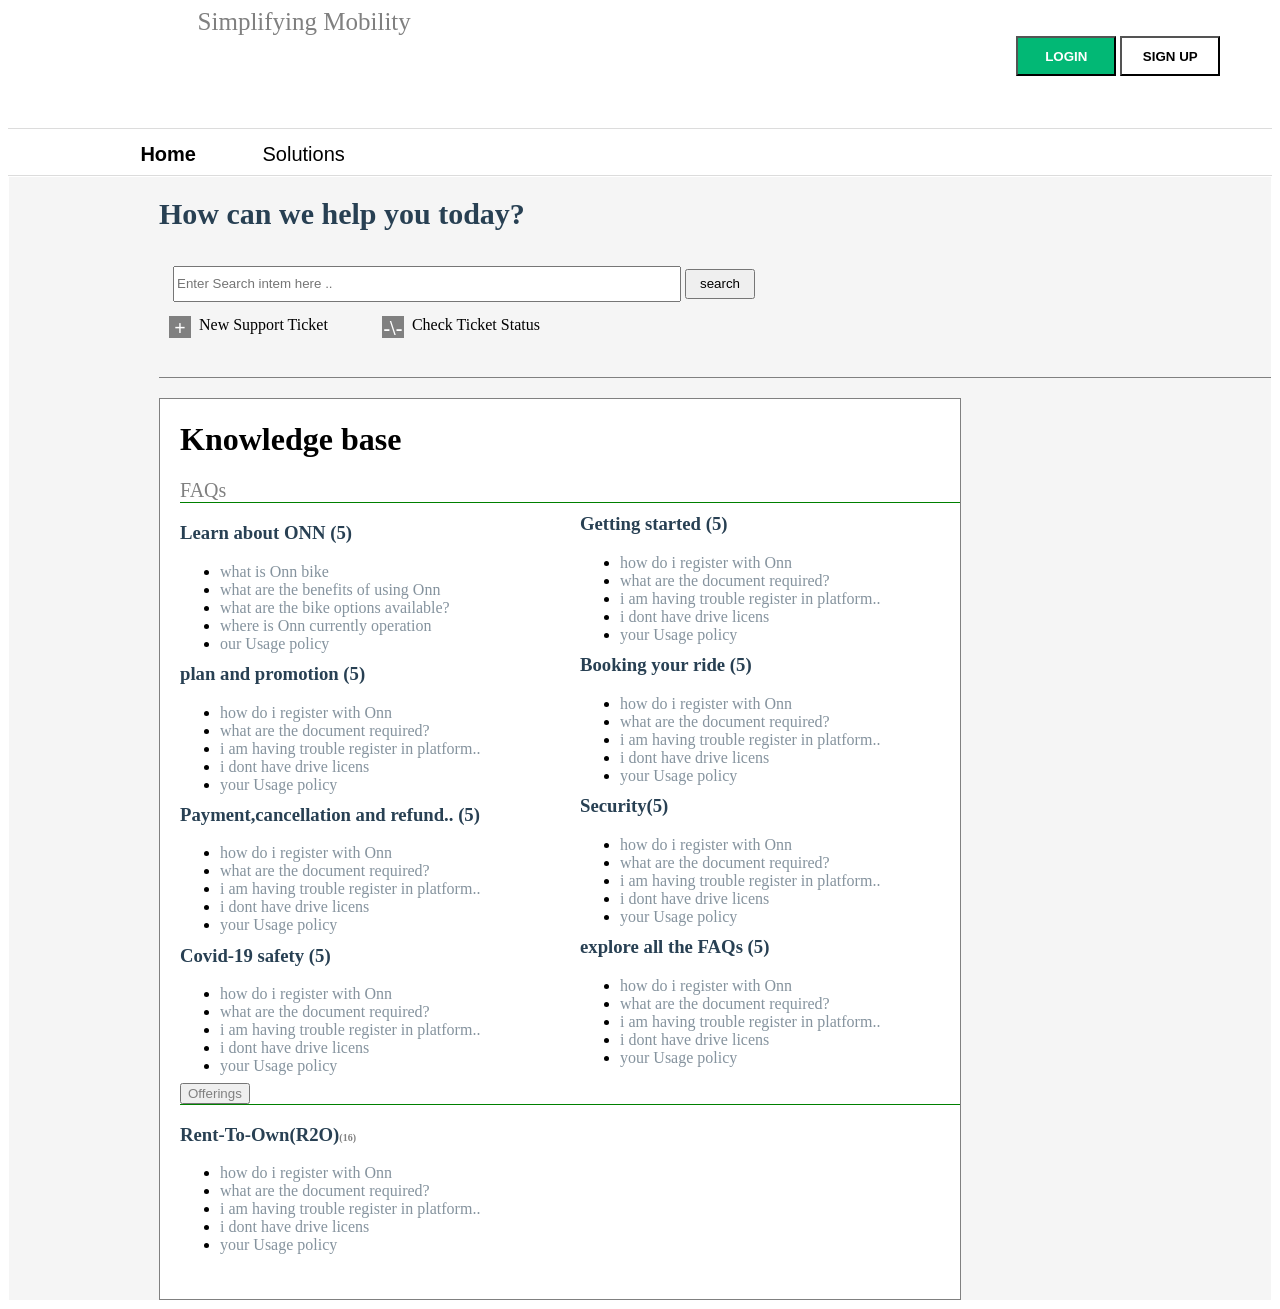
<file: HTML_FILE/faq1.html>
<!DOCTYPE html>
<html lang="en">
<meta charset="utf-8" />
<meta name="viewport" content="width=device-width, initial-scale=1" />

<title>Support:simplifying Mobility</title>
<style>
    .head {
        width: 100%;
        height: 120px;
        border-bottom: 1px solid gainsboro;
    }
    
    #simplifying {
        font-size: 25px;
        color: grey;
        margin-left: 15%;
        margin-top: 20px;
    }
    
    #welcome {
        font-size: 15px;
        color: grey;
        margin-left: 80%;
        margin-top: -10%;
    }
    
    #login {
        width: 100px;
        height: 40px;
        background-color: #02b875;
        color: white;
        text-decoration: none;
        color: white;
        margin-left: -5%;
    }
    
    #signup {
        width: 100px;
        height: 40px;
        background-color: white;
        color: black;
        text-decoration: none;
        color: black;
    }
    
    .nav {
        width: 100%;
        height: 40px;
        border-bottom: 0.3px solid gainsboro;
        margin-top: 0.5%;
    }
    
    #home {
        border: none;
        margin-left: 10%;
        color: black;
        font-size: 20px;
        background-color: white;
        margin-top: 0.5%;
    }
    
    #solutions {
        border: none;
        margin-left: 4%;
        color: black;
        font-size: 20px;
        background-color: white;
    }
    
    .main {
        background-color: whitesmoke;
        border-bottom: 0.5px solid gray;
        height: 180px;
    }
    
    #form {
        float: none;
        display: block;
        text-align: left;
        width: 100%;
        margin: 0;
        padding: 14px;
    }
    
    #search {
        width: 500px;
        height: 30px;
    }
    
    #submit {
        width: 70px;
        height: 30px;
    }
    
    #box {
        width: 20px;
        height: 20px;
        border: 1px solid grey;
        margin-left: 10px;
        background-color: grey;
        position: absolute;
        justify-content: center;
        text-align: center;
        font-size: 20px;
        color: white;
    }
    
    #ticket {
        margin-left: 40px;
    }
    
    #box2 {
        width: 20px;
        height: 20px;
        border: 1px solid grey;
        margin-left: 50px;
        background-color: grey;
        position: absolute;
        justify-content: center;
        text-align: center;
        font-size: 20px;
        color: white;
    }
    
    #ticket2 {
        margin-left: 80px;
    }
    
    .main {
        margin-left: 150px;
        background-color: whitesmoke;
    }
    
    .main1 {
        width: 800px;
        height: 900px;
        border: 1px solid grey;
        background-color: white;
        margin-left: 150px;
        margin-top: 20px;
    }
    
    .submain1 {
        background-color: white;
        margin-left: 20px;
    }
    
    .submain11 {
        border-bottom: 1px solid green;
        margin-bottom: 10px;
        background-color: white;
    }
    
    #b {
        margin-left: 400px;
        margin-top: -158px;
    }
    
    #d {
        margin-left: 400px;
        margin-top: -158px;
    }
    
    #f {
        margin-left: 400px;
        margin-top: -158px;
    }
    
    #h {
        margin-left: 400px;
        margin-top: -158px;
    }
    
    .nikhil {
        background-color: whitesmoke;
        border: 1px solid #ffffff;
    }
    
    li a {
        text-decoration: none;
        color: #85939e;
    }
    
    h3 {
        color: #284053;
    }
</style>

<body>
    <div class="head">
        <label id="simplifying">Simplifying Mobility </label>
        <label id="welcome">Welcome</label>

        <button id="login" onclick="login()">
        <b
          ><a href="login.html" style="text-decoration: none; color: white">
            LOGIN
          </a></b
        >
      </button>
        <button id="signup" onclick="signup()">
        <b
          ><a
            href="signup.html"
            style="text-decoration: none; background-color: white; color: black"
          >
            SIGN UP
          </a></b
        >
      </button>
    </div>

    <div class="nav">
        <button onclick="home" id="home"><b>Home</b></button>
        <button onclick="solutions" id="solutions">Solutions</button>
    </div>

    <div class="nikhil">
        <div class="main">
            <h1 style="color: #284053; font-size: 30px">
                How can we help you today?
            </h1>
            <form id="form">
                <input type="text" placeholder="Enter Search intem here .." name="search" id="search" />
                <button type="submit" id="submit">search</button>
            </form>
            <label id="box"><b>+</b></label>
            <label id="ticket">New Support Ticket</label>

            <label id="box2"><b>-\-</b></label>
            <label id="ticket2">Check Ticket Status</label>
        </div>

        <div class="main1">
            <div class="submain1">
                <div class="submain11">
                    <h1>Knowledge base</h1>
                    <label style="font-size: 20px; color: grey">FAQs</label>
                </div>

                <div id="a">
                    <h3>Learn about ONN (5)</h3>
                    <ul>
                        <li><a href="#"> what is Onn bike</a></li>
                        <li><a href="#">what are the benefits of using Onn</a></li>
                        <li><a href="#">what are the bike options available?</a></li>
                        <li><a href="#">where is Onn currently operation</a></li>
                        <li><a href="#">our Usage policy</a></li>
                    </ul>
                </div>

                <div id="b">
                    <h3>Getting started (5)</h3>
                    <ul>
                        <li><a href="#">how do i register with Onn</a></li>
                        <li><a href="#">what are the document required?</a></li>
                        <li>
                            <a href="#">i am having trouble register in platform..</a>
                        </li>
                        <li><a href="#">i dont have drive licens</a></li>
                        <li><a href="#">your Usage policy</a></li>
                    </ul>
                </div>

                <div id="c">
                    <h3>plan and promotion (5)</h3>
                    <ul>
                        <li><a href="#">how do i register with Onn</a></li>
                        <li><a href="#">what are the document required?</a></li>
                        <li>
                            <a href="#">i am having trouble register in platform..</a>
                        </li>
                        <li><a href="#">i dont have drive licens</a></li>
                        <li><a href="#">your Usage policy</a></li>
                    </ul>
                </div>

                <div id="d">
                    <h3>Booking your ride (5)</h3>
                    <ul>
                        <li><a href="#">how do i register with Onn</a></li>
                        <li><a href="#">what are the document required?</a></li>
                        <li>
                            <a href="#">i am having trouble register in platform..</a>
                        </li>
                        <li><a href="#">i dont have drive licens</a></li>
                        <li><a href="#">your Usage policy</a></li>
                    </ul>
                </div>

                <div id="e">
                    <h3>Payment,cancellation and refund.. (5)</h3>
                    <ul>
                        <li><a href="#">how do i register with Onn</a></li>
                        <li><a href="#">what are the document required?</a></li>
                        <li>
                            <a href="#">i am having trouble register in platform..</a>
                        </li>
                        <li><a href="#">i dont have drive licens</a></li>
                        <li><a href="#">your Usage policy</a></li>
                    </ul>
                </div>

                <div id="f">
                    <h3>Security(5)</h3>
                    <ul>
                        <li><a href="#">how do i register with Onn</a></li>
                        <li><a href="#">what are the document required?</a></li>
                        <li>
                            <a href="#">i am having trouble register in platform..</a>
                        </li>
                        <li><a href="#">i dont have drive licens</a></li>
                        <li><a href="#">your Usage policy</a></li>
                    </ul>
                </div>

                <div id="g">
                    <h3>Covid-19 safety (5)</h3>
                    <ul>
                        <li><a href="#">how do i register with Onn</a></li>
                        <li><a href="#">what are the document required?</a></li>
                        <li>
                            <a href="#">i am having trouble register in platform..</a>
                        </li>
                        <li><a href="#">i dont have drive licens</a></li>
                        <li><a href="#">your Usage policy</a></li>
                    </ul>
                </div>
                <div id="h">
                    <h3>explore all the FAQs (5)</h3>
                    <ul>
                        <li><a href="#">how do i register with Onn</a></li>
                        <li><a href="#">what are the document required?</a></li>
                        <li>
                            <a href="#">i am having trouble register in platform..</a>
                        </li>
                        <li><a href="#">i dont have drive licens</a></li>
                        <li><a href="#">your Usage policy</a></li>
                    </ul>
                </div>

                <button style="color: gray; font-size: 25px0">Offerings</button>
                <div id="xxx" style="border-bottom: 1px solid green"></div>

                <div id="i">
                    <h3>
                        Rent-To-Own(R2O)<label style="color: gray; font-size: 10px">(16)</label
              >
            </h3>

            <ul>
              <li><a href="#">how do i register with Onn</a></li>
              <li><a href="#">what are the document required?</a></li>
              <li>
                <a href="#">i am having trouble register in platform..</a>
              </li>
              <li><a href="#">i dont have drive licens</a></li>
              <li><a href="#">your Usage policy</a></li>
            </ul>
          </div>
        </div>
      </div>
    </div>
  </body>
</html>
</file>
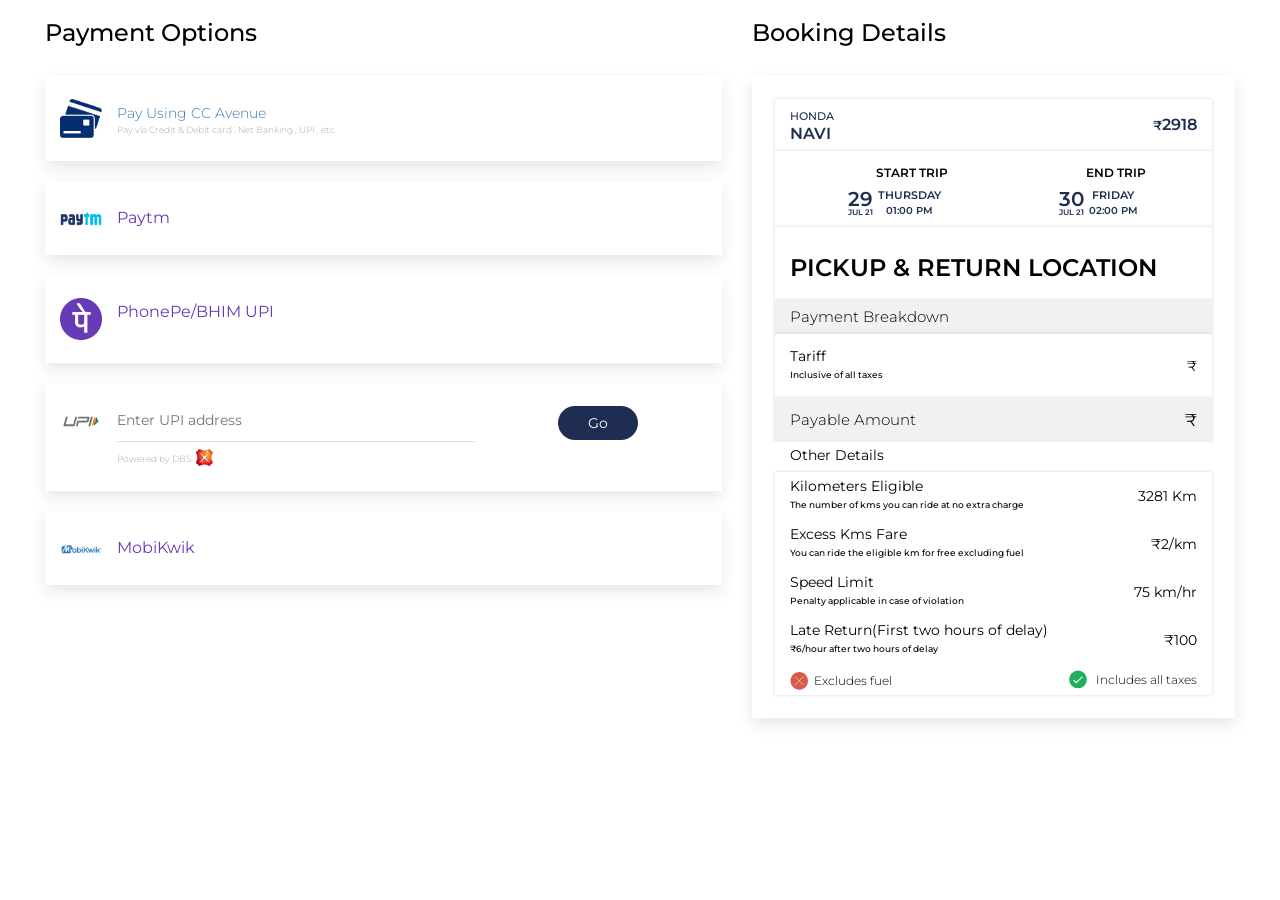
<file: HTML_FILE/payment.html>
<!DOCTYPE html>
<html lang="en">

<head>
    <meta charset="UTF-8">
    <meta http-equiv="X-UA-Compatible" content="IE=edge">
    <meta name="viewport" content="width=device-width, initial-scale=1.0">
    <title>Rent a Bike or Scooty with Zero Deposit at $8/Hour-ONN Bikes</title>
    <link rel="stylesheet" href="../CSS_FILE/payment.css">
</head>

<body>
    <div class="container">
        <div class="subbox1">
            <h3 class="payment-header">Payment Options</h3>
            <div>
                <a>
                    <div class="row wise payment-method-tabs">
                        <div class="pimage">
                            <img src="../IMG_FILE/ic_cc_avenue.png" alt="">
                        </div>
                        <div class="column wise">
                            <div>Pay Using CC Avenue</div>
                            <div class="pay-cc-subtitle"> Pay via Credit & Debit card , Net Banking , UPI , etc </div>
                        </div>
                    </div>
                </a>
            </div>
            <div>
                <a>
                    <div class="row wise payment-method-tabs">
                        <div class="pimage">
                            <img src="../IMG_FILE/PAYTM.png" alt="">
                        </div>
                        <div class="wise">
                            <span class="color-phone-pe">Paytm</span>
                        </div>
                    </div>
                </a>
            </div>
            <div>
                <a>
                    <div class="row wise payment-method-tabs">
                        <div class="pimage">
                            <img src="../IMG_FILE/PHONEPE.png" alt="">
                        </div>
                        <div class="wise">
                            <span class="color-phone-pe">PhonePe/BHIM UPI</span>
                        </div>
                    </div>
                </a>
            </div>
            <div>
                <a>
                    <div class="row wise payment-method-tabs">
                        <div class="pimage">
                            <img src="../IMG_FILE/upi.svg" alt="">
                        </div>
                        <form onsubmit="return false" style="width: 60%;" id="upi">
                            <div class="wise">
                                <input type="email" name="email" class="upi-input" id="input_upi" placeholder="Enter UPI address">
                                <div class="pay-cc-subtitle text-align-right-xs" style="margin-top: 7px;display: flex;align-items: center;"> <span>Powered by
                            DBS</span> <span> <img src="../IMG_FILE/dbslogo.png" height="21" width="21" alt="" style="margin-top: -2px;margin-left: 3px;">
                        </span>
                                </div>
                            </div>
                        </form>
                        <button class="btn go-btn" onclick="paymentAccept('input_upi')">Go</button>

                    </div>
                </a>
            </div>
            <div>
                <a>
                    <div class="row wise payment-method-tabs">
                        <div class="pimage">
                            <img src="../IMG_FILE/MOBIKWIK.png" alt="">
                        </div>
                        <div class="wise">
                            <span class="color-phone-pe">MobiKwik</span>
                        </div>
                    </div>
                </a>
            </div>
        </div>
        <div class="subbox2">
            <h3 style="margin-bottom: 30px;" class="payment-header">
                Booking Details
            </h3>


            <div style="cursor: auto;" class="payment-method-tabs">
                <div class="row1 wise payment-method-tabs2">
                    <div class="column">
                        <h5 id="bikemanufacturer" class="bike-company-name text-uppercase pull-left bike-detail-tab width-tab">Honda</h5>
                        <h4 id="bikemodel" class="bike-modal-name text-uppercase pull-left width-tab">Navi</h4>
                    </div>
                    <div>
                        <h4 class="bike-modal-name text-uppercase width-tab bike-detail-tab"><span style="font-size: 13px;">₹</span><span id="changeprice">2918</span></h4>
                    </div>
                </div>
                <div style="justify-content: space-around;" class="row1 wise payment-method-tabs2">
                    <div style="align-items: center;" class="column">
                        <div class="date-heading">START TRIP</div>
                        <div class="row1">
                            <div class="btm-payment-start-trip row1">
                                <div style="align-items: center;" class="payment-cal-date-mth column">
                                    <span id="startdate" class="payment-cal-date">29</span>
                                    <span id="startmonth" class="payment-calender-mth"> Jul 21</span>
                                </div>
                                <div style="align-items: center;" class="payment-cal-day-time column">
                                    <span id="startweekday" class="payment-cal-day date-payment">Thursday</span>
                                    <span id="starttime" style="font-size: 10px;" class="payment-calender-time date-payment">01:00 PM</span>
                                </div>
                            </div>
                        </div>
                    </div>
                    <div style="align-items: center;" class="column">
                        <div class="date-heading">END TRIP</div>
                        <div class="row1">
                            <div class="btm-payment-start-trip row1">
                                <div style="align-items: center;" class="payment-cal-date-mth column">
                                    <span id="enddate" class="payment-cal-date">30</span>
                                    <span id="endmonth" class="payment-calender-mth"> Jul 21</span>
                                </div>
                                <div style="align-items: center;" class="payment-cal-day-time column">
                                    <span id="endweekday" class="payment-cal-day date-payment">Friday</span>
                                    <span id="endtime" style="font-size: 10px;" class="payment-calender-time date-payment">02:00 PM</span>
                                </div>
                            </div>
                        </div>
                    </div>
                </div>
                <div class="wise payment-method-tabs2">
                    <h3 style="text-align: left;font-weight: 600;">PICKUP & RETURN LOCATION</h3>
                </div>
                <div style="background-color: rgb(241,241,241);" class="wise payment-method-tabs2">
                    <div class="paymentbreakdown">
                        Payment Breakdown
                    </div>
                </div>
                <div class="row1 wise payment-method-tabs2">
                    <div class="column">
                        <span class="weight">Tariff</span>
                        <p class="confirm-subheading-text">Inclusive of all taxes</p>
                    </div>
                    <span class="weight">₹<span id="tariff"></span></span>
                </div>
                <div style="background-color: rgb(241,241,241);" class=" row1 wise payment-method-tabs2">
                    <div class="paymentbreakdown">
                        Payable Amount
                    </div>
                    <span style="font-size: 17px;" class="weight">₹<span id="changeprice"></span></span>
                </div>
                <div style="box-shadow: none;" class="wise payment-method-tabs2">
                    <p style="margin-bottom: -5px;margin-top: -9px;font-weight: 400;">Other Details</p>
                </div>
                <div style="box-shadow: 0px 0px 3px rgb(31 31 31 / 20%);" class="column">
                    <div style="box-shadow: none;" class="row1 wise payment-method-tabs3">
                        <div class="column">
                            <span class="weight">Kilometers Eligible
                        </span>
                            <p class="confirm-subheading-text">The number of kms you can ride at no extra charge</p>
                        </div>
                        <span class="weight"><span id="kilometer">3281</span> Km</span>
                    </div>
                    <div style="box-shadow: none;" class="row1 wise payment-method-tabs3">
                        <div class="column">
                            <span class="weight">Excess Kms Fare</span>
                            <p class="confirm-subheading-text">You can ride the eligible km for free excluding fuel</p>
                        </div>
                        <span class="weight">₹<span id="excess">2</span>/km</span>
                    </div>
                    <div style="box-shadow: none;" class="row1 wise payment-method-tabs3">
                        <div class="column">
                            <span class="weight">Speed Limit</span>
                            <p class="confirm-subheading-text">
                                Penalty applicable in case of violation</p>
                        </div>
                        <span class="weight">75 km/hr</span>
                    </div>
                    <div style="box-shadow: none;" class="row1 wise payment-method-tabs3">
                        <div class="column">
                            <span class="weight">Late Return(First two hours of delay)</span>
                            <p class="confirm-subheading-text">₹6/hour after two hours of delay</p>
                        </div>
                        <span class="weight">₹100</span>
                    </div>
                    <div style="box-shadow: none;display: flex;align-items: center;" class="row1 wise payment-method-tabs3">
                        <div class="row1">
                            <a href="#"><img style="vertical-align: middle;" src="../IMG_FILE/cancel.svg" alt=""></a>
                            <p style="margin: 0;margin-top: 3px;margin-left: 5px;font-size: 12px;">Excludes fuel</p>
                        </div>
                        <div class="row1">
                            <a href="#"><img style="vertical-align: middle;" src="../IMG_FILE/righttick.svg" alt=""></a>
                            <p style="margin: 0;margin-top: 2px;margin-left: 4px;font-size: 12px;">Includes all taxes</p>
                        </div>

                    </div>
                </div>

            </div>
</body>

</html>
<script src="../JS_FILE/payment.js"></script>
</file>
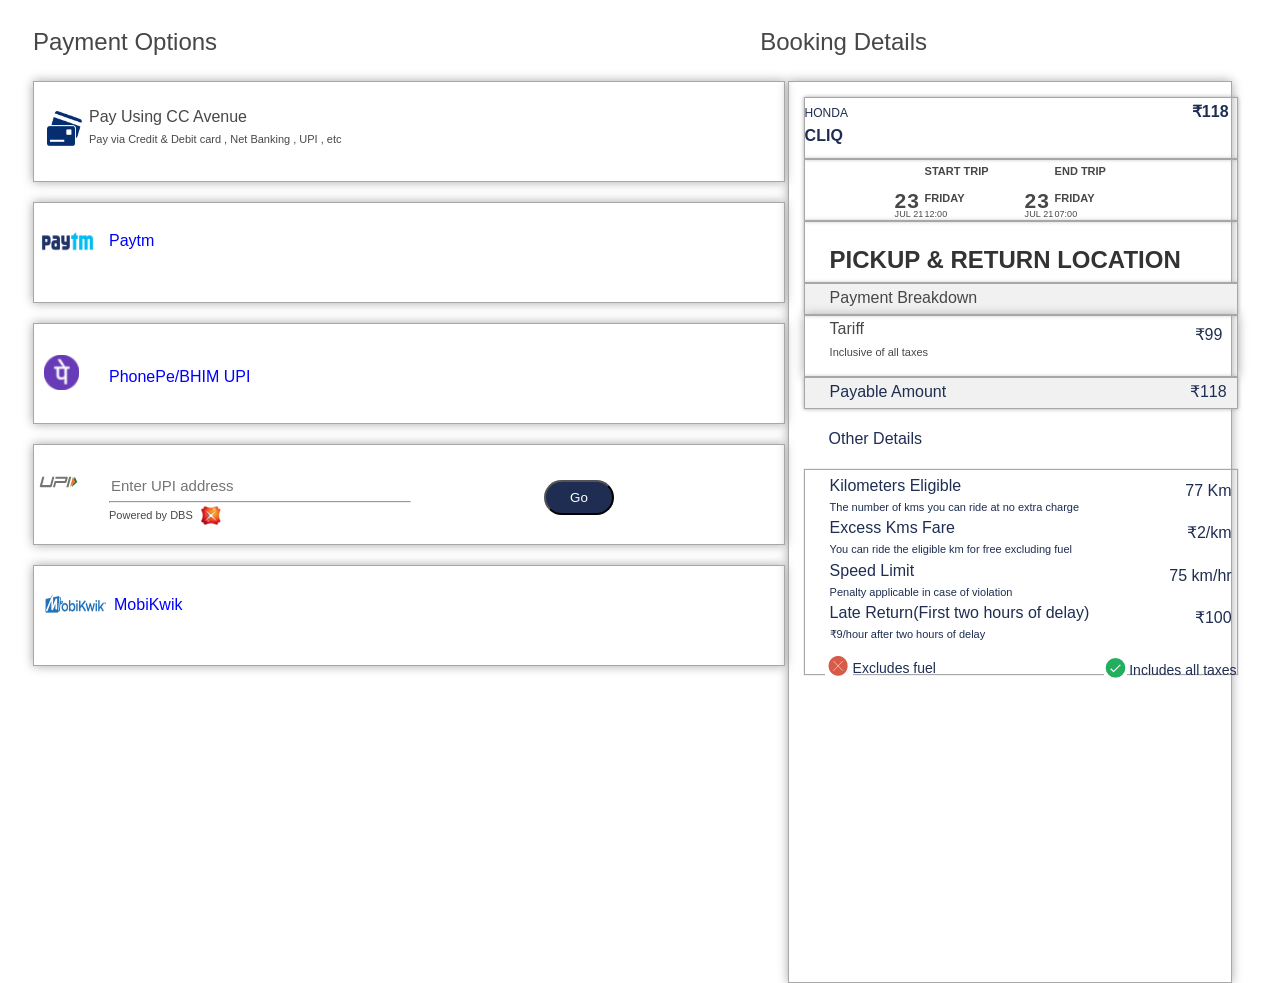
<file: HTML_FILE/payments.html>
<!DOCTYPE html>
<html lang="en">
<head>
    <meta charset="UTF-8">
    <meta http-equiv="X-UA-Compatible" content="IE=edge">
    <meta name="viewport" content="width=device-width, initial-scale=1.0">
    <title>Document</title>
    <link rel="stylesheet" href="../CSS_FILE/payments.css">
</head>
<body>
    <div class="header">
        <p>Payment Options</p>
        <p>Booking Details</p>
    </div>
    
    <div class="left">
        <div class="minibx">
            <img src="../IMG_FILE/payments1.PNG" alt="" class="image1">
            <div class="one">
            <p style="font-size: 16px;">Pay Using CC Avenue</p>
            <p class="small">Pay via Credit & Debit card , Net Banking , UPI , etc</p>
            </div>
        </div>
        <div class="minibx">
            
            <img src="../IMG_FILE/paytm.PNG" alt=""class="image1">
            <p class="two blue">Paytm</p>
        </div>
        <div class="minibx">
            <img src="../IMG_FILE/phonepay.PNG" alt=""class="image1">
            <p class="two blue">PhonePe/BHIM UPI</p>
        </div>
        <div class="minibx">
            <img src="../IMG_FILE/upi.PNG" alt=""class="image1">
            <hr>
            <div class="three">
            <input placeholder="Enter UPI address"></input>
            <p class="dbs" style="font-size: 11px;">Powered by DBS </p>
            <img src="../IMG_FILE/dbs.PNG" alt="" class="xmark">
            <button>Go</button>
            </div>
            
        </div>
        <div class="minibx">
            <img src="../IMG_FILE/mobikwik.PNG" alt=""class="image1">
            <p class="mobi blue"> MobiKwik</p>
        </div>
    </div>
    <div class="right">
            <div class="sub">
            
                <div>
                    <span class="company1">HONDA</span>
                    <span class="company2">₹118</span>
                    <h1>CLIQ</h1>
                </div>
                <div id="date">
                    <div class="dates1">
                        <span>23</span>
                        <p>JUL 21</p>
                    </div>
                    <div class="start">
                    <p>START TRIP</p>
                    <p class="day">FRIDAY</p>
                    <p class="time">12:00</p>
                    </div>
                    <div class="dates2">
                        <span>23</span>
                        <p>JUL 21</p>
                    </div>
                    <div class="end">
                    <p class="">END TRIP</p>
                    <p class="day">FRIDAY</p>
                    <p class="time">07:00</p>
                    </div>
                </div>
                <div class="pick">
                    <h3>PICKUP & RETURN LOCATION</h3>
                </div>
                <div id="pay">
                    <span class="pay">Payment Breakdown</span>
                </div>
                <div id="trr">
                    <span class="tarif">Tariff</span>
                    <span class="tRate">₹99</span>
                    <p class="txt_sm">Inclusive of all taxes</p>
                </div>
                <div id="pamount">
                    <span class="pamount">Payable Amount</span>
                    <span class="tamount">₹118</span>
                </div>
            </div>
            <p id="other">Other Details</p>
            <div class="bottom">
                <span class="txt_m">Kilometers Eligible</span>
                <span class="txt_mr">77 Km</span>
                <p class="txt_sm">The number of kms you can ride at no extra charge</p>

                <span class="txt_m">Excess Kms Fare</span>
                <span class="txt_mr">₹2/km</span>
                <p class="txt_sm">You can ride the eligible km for free excluding fuel</p>
                
                
                 <span class="txt_m">Speed Limit</span>
                 <span class="txt_mr">75 km/hr</span>
                 <p class="txt_sm">Penalty applicable in case of violation</p>
                 
                
                <span class="txt_m">Late Return(First two hours of delay)</span>
                <span class="txt_mr">₹100</span>
                <p class="txt_sm">₹9/hour after two hours of delay</p>
                 
                <img src="../IMG_FILE/x.PNG" alt="" class="limg">
                <p class="l">Excludes fuel</p>
                <img src="../IMG_FILE/ticks.PNG" alt="" class="rimg">
                <p class="r">Includes all taxes</p>

            </div>
        
      
    </div>
</body>
</html>
</file>
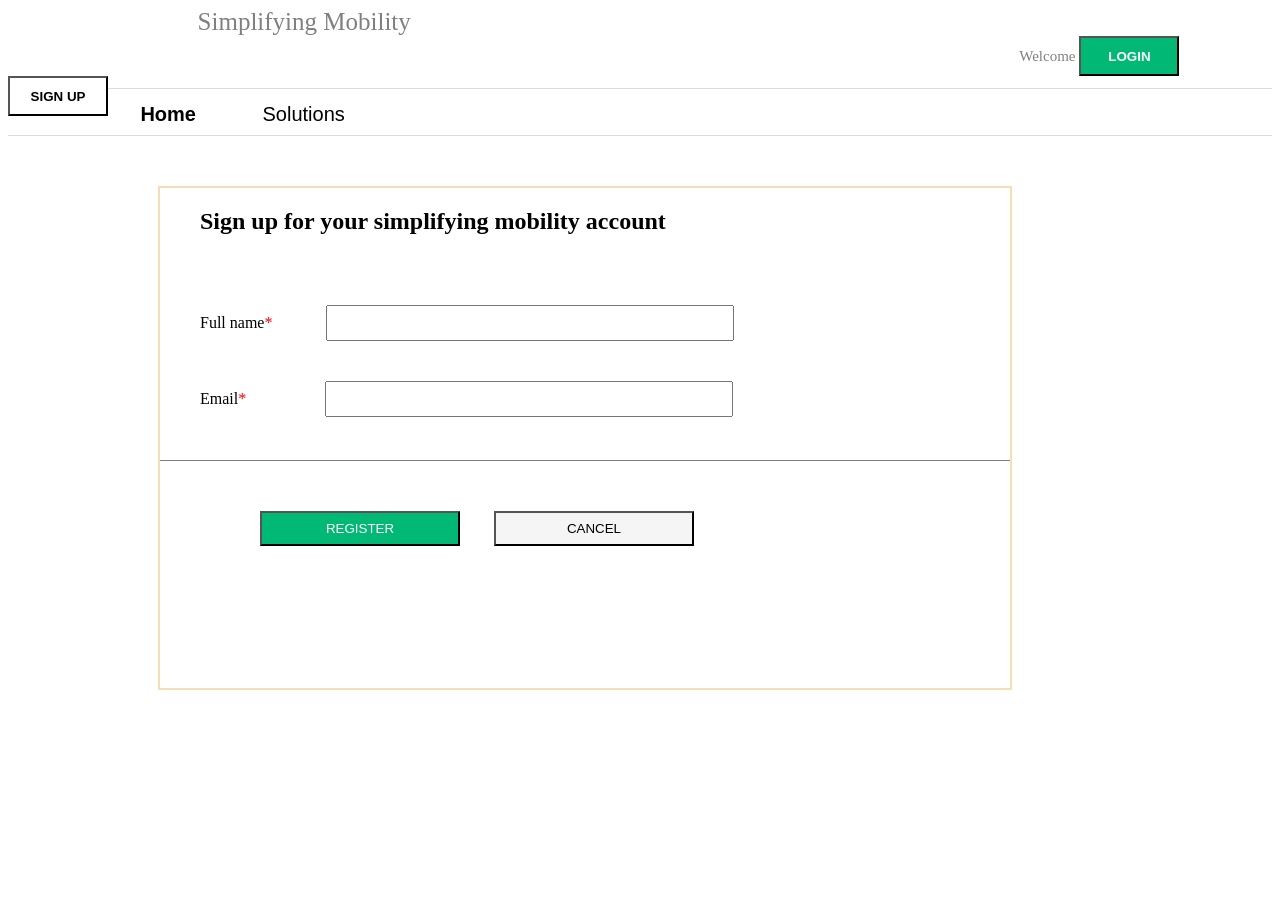
<file: HTML_FILE/signup.html>
<!DOCTYPE html>
<html lang="em">
<meta name="viewport" content="width=device-width, initial-scale=1">
<title>login </title>
<style>
    .head {
        width: 100%;
        height: 80px;
        border-bottom: 1px solid gainsboro;
        ;
    }

    #simplifying {
        font-size: 25px;
        color: grey;
        margin-left: 15%;
        margin-top: 20px;
    }

    #welcome {
        font-size: 15px;
        color: grey;
        margin-left: 80%;
        margin-top: -10%;



    }

    #login {
        width: 100px;
        height: 40px;
        background-color: #02b875;


        color: white;
    }

    #signup {

        width: 100px;
        height: 40px;
        background-color: white;

        color: black;
    }

    .nav {
        width: 100%;
        height: 40px;
        border-bottom: 0.3px solid gainsboro;
        ;
        margin-top: 0.5%
    }

    #home {
        border: none;
        margin-left: 10%;
        color: black;
        font-size: 20px;
        background-color: white;
        margin-top: 0.5%
    }

    #solutions {
        border: none;
        margin-left: 4%;
        color: black;
        font-size: 20px;
        background-color: white;
    }



    .sign {

        background-color: white;
        width: 850px;
        height: 500px;
        border: 2px solid wheat;
        margin-left: 150px;
        margin-top: 50px;

    }

    #box1 {

        width: 400px;
        height: 30px;
        margin-left: 50px;
        margin-top: 50px;


    }

    #box2 {
        width: 400px;
        height: 30px;
        margin-left: 75px;
        margin-top: 40px;
    }

</style>

<body>
    <div class="head">


        <label id="simplifying">Simplifying Mobility </label>
        <label id="welcome" style="margin-top: -10px;">Welcome</label>


        <button id="login" onclick="login()"><b>LOGIN</b></button>
        <button id="signup" onclick="signup()"><b>SIGN UP</b></button>


    </div>

    <div class="nav">
        <button onclick="home" id="home"><b>Home</b></button>
        <button onclick="solutions" id="solutions">Solutions</button>
    </div>


    <div class="sign">

        <h2 style="margin-left: 40px;">Sign up for your simplifying mobility account</h2>
        <label style="margin-left: 40px;">Full name<span style="color: red;">*</span></label>
        <input type="text" id="box1">
        <br>

        <label style="margin-left: 40px;">Email<span style="color: red;">*</span></label>
        <input type="text" id="box2">


        <div id="m" style="border-bottom: 1px solid gray; margin-top: 5%;">

        </div>
        <button
            style="color: white; text-align:center; background-color: #02b875; margin-left: 100px; width: 200px; height: 35px; margin-top: 50px; ">REGISTER</button>
        <button
            style="color: black; text-align:center; background-color: whitesmoke; margin-left: 30px;  width: 200px; height: 35px;margin-top: 50px;">CANCEL</button>




    </div>




</body>

</html>
</file>
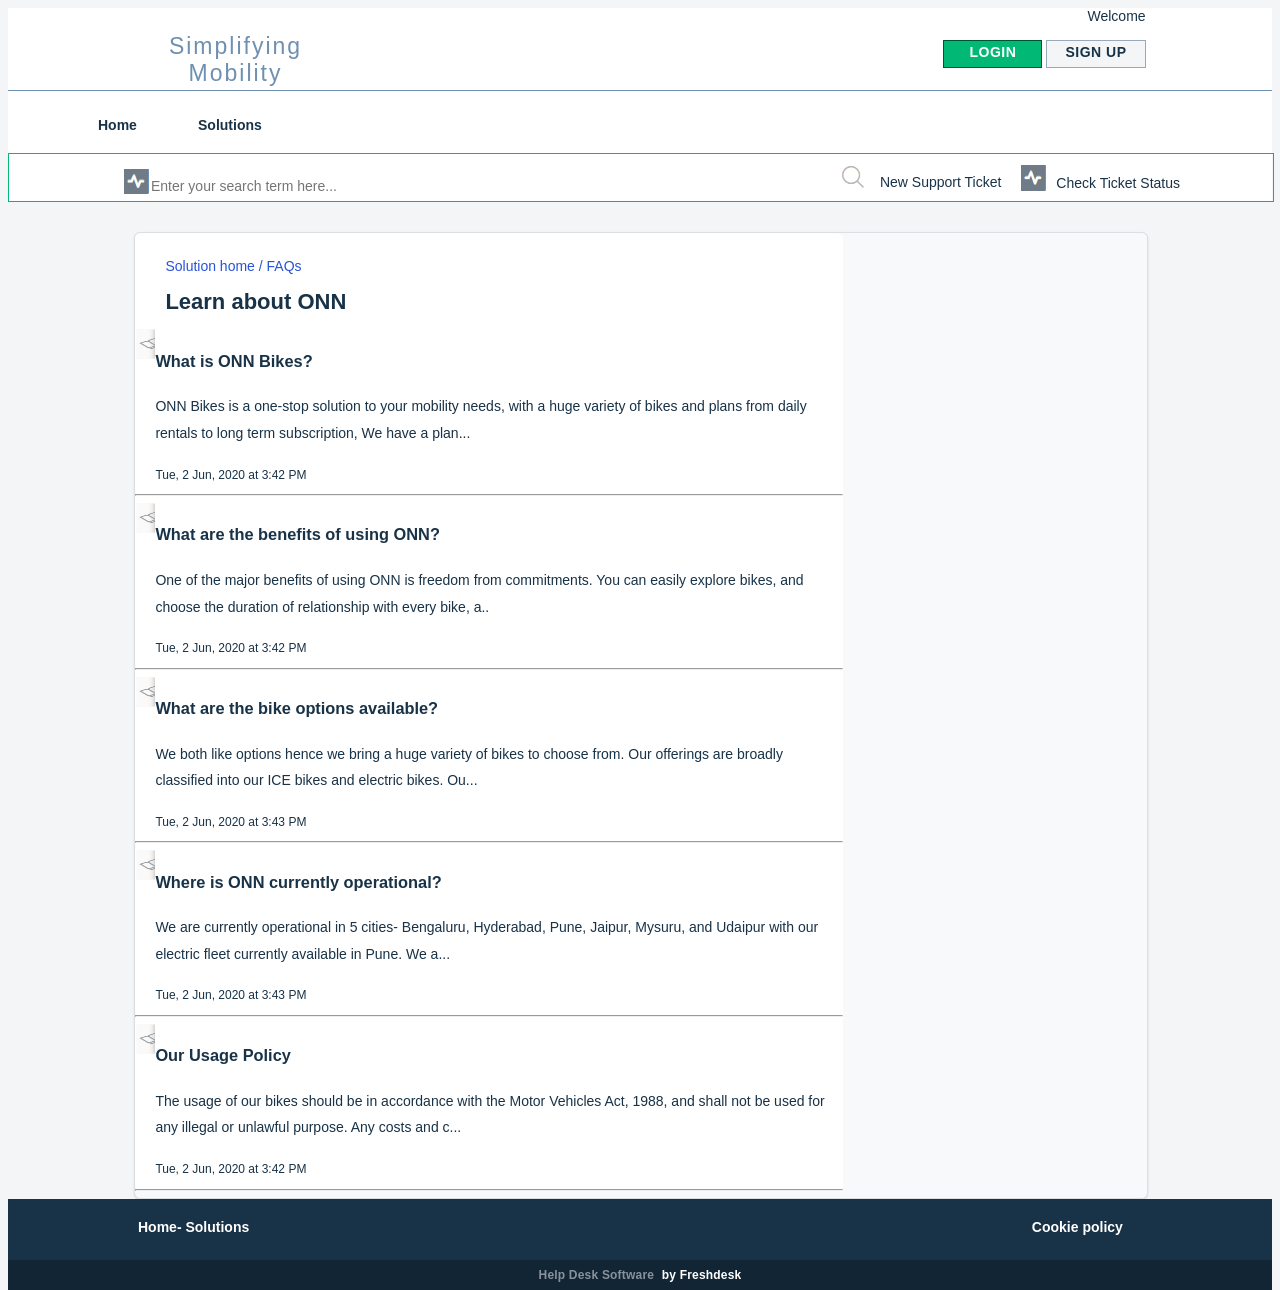
<file: HTML_FILE/support_solution.html>
<!DOCTYPE html>
<html lang="en">

<head>
    <meta charset="UTF-8" />
    <meta http-equiv="X-UA-Compatible" content="IE=edge" />
    <meta name="viewport" content="width=device-width, initial-scale=1.0" />
    <title>Document</title>
    <link rel="stylesheet" href="../CSS_FILE/support_solution.css" />
</head>

<body>
    <div class="mainContainer">
        <div class="navs">
            <div class="navbarBody">
                <div class="navbarSkeliton">
                    <div class="simplify">Simplifying Mobility</div>
                    <div class="rightbtns">
                        <div class="welcome">Welcome</div>
                        <b id="login">LOGIN</b>
                        <b id="signup">SIGN UP</b>
                    </div>
                </div>
            </div>
            <!-- End of first navbar -->
            <!-- start of home solution navbar -->
            <div class="secNavbar">
                <b id="home">Home</b>
                <b id="solution">Solutions</b>
            </div>
            <!-- end of home solutions -->
            <div class="searchNav">
                <div class="search">
                    <img src="../IMG_FILE/searchicon.PNG" alt="" />
                    <input id="se" type="text" placeholder="Enter your search term here..." class="searchinput" />
                </div>
                <div class="ticket">
                    <div class="nst">
                        <img src="../IMG_FILE/plusicon.PNG" />
                        <span>New Support Ticket</span>
                    </div>
                    <div class="cts">
                        <img src="../IMG_FILE/waveicon.PNG" />
                        <span>Check Ticket Status</span>
                    </div>
                </div>
            </div>
        </div>
        <!-- End of search navbar -->

        <div class="mainBodyContent">
            <div class="subBody">
                <div class="heading">
                    <span>Solution home / FAQs</span>
                    <h1>Learn about ONN</h1>
                </div>
                <!-- starting content items -->
                <div class="datas">
                    <div class="dataDiv" id="data1">
                        <img src="../IMG_FILE/bookicon.PNG" />
                        <div>
                            <h3>What is ONN Bikes?</h3>
                            <p>
                                ONN Bikes is a one-stop solution to your mobility needs, with a huge variety of bikes and plans from daily <br />rentals to long term subscription, We have a plan...
                            </p>
                            <span class="date">Tue, 2 Jun, 2020 at 3:42 PM</span>
                        </div>
                    </div>
                    <hr />

                    <div class="dataDiv" id="data2">
                        <img src="../IMG_FILE/bookicon.PNG" />
                        <div>
                            <h3>What are the benefits of using ONN?</h3>
                            <p>
                                One of the major benefits of using ONN is freedom from commitments. You can easily explore bikes, and
                                <br /> choose the duration of relationship with every bike, a..
                            </p>
                            <span class="date">Tue, 2 Jun, 2020 at 3:42 PM</span>
                        </div>
                    </div>
                    <hr />

                    <div class="dataDiv" id="data3">
                        <img src="../IMG_FILE/bookicon.PNG" />
                        <div>
                            <h3>What are the bike options available?</h3>
                            <p>
                                We both like options hence we bring a huge variety of bikes to choose from. Our offerings are broadly
                                <br /> classified into our ICE bikes and electric bikes. Ou...
                            </p>
                            <span class="date">Tue, 2 Jun, 2020 at 3:43 PM</span>
                        </div>
                    </div>
                    <hr />

                    <div class="dataDiv" id="data4">
                        <img src="../IMG_FILE/bookicon.PNG" />
                        <div>
                            <h3>Where is ONN currently operational?</h3>
                            <p>
                                We are currently operational in 5 cities- Bengaluru, Hyderabad, Pune, Jaipur, Mysuru, and Udaipur with our
                                <br /> electric fleet currently available in Pune. We a...
                            </p>
                            <span class="date">Tue, 2 Jun, 2020 at 3:43 PM</span>
                        </div>
                    </div>
                    <hr />

                    <div class="dataDiv" id="data5">
                        <img src="../IMG_FILE/bookicon.PNG" />
                        <div>
                            <h3>Our Usage Policy</h3>
                            <p>
                                The usage of our bikes should be in accordance with the Motor Vehicles Act, 1988, and shall not be used for
                                <br /> any illegal or unlawful purpose. Any costs and c...
                            </p>
                            <span class="date">Tue, 2 Jun, 2020 at 3:42 PM</span>
                        </div>
                    </div>
                    <hr />
                </div>

                <!-- End of content data -->
            </div>
            <!-- End of content subbodyContents -->
        </div>
        <!-- End of content mainbodyContents -->

        <div class="footer">
            <div class="mainF">
                <b class="h">Home</b>
                <b class="s">- Solutions</b>
                <b class="c">Cookie policy</b>
            </div>
            <div class="help">
                <b class="h2"> Help Desk Software</b><b class="f2"> by Freshdesk</b>
            </div>
        </div>
        <!-- End of footer div -->
    </div>
</body>

</html>
</file>
<file: CSS_FILE/payment.css>
@import url("https://fonts.googleapis.com/css2?family=Montserrat:wght@100;200;300;400;500;600;700;800&display=swap");
* {
    padding: 0;
    margin: 0;
    box-sizing: border-box;
    font-family: 'Montserrat', sans-serif;
}

body {
    font-size: 14px;
    font-weight: 300;
    line-height: 28px;
}

.container {
    padding-right: 15px;
    padding-left: 15px;
    padding-bottom: 10px;
    margin-right: auto;
    margin-left: auto;
    max-width: 1250px;
    display: flex;
    flex-direction: column;
}

.subbox1 {
    display: flex;
    flex-direction: column;
    width: 100%;
}

.subbox2 {
    display: flex;
    flex-direction: column;
    display: block;
    width: 100%;
}

.paymentpage-header {
    color: rgb(71, 71, 71);
    font-weight: normal;
}

.h3,
h3 {
    font-size: 24px;
}

.h1,
.h2,
.h3,
h1,
h2,
h3 {
    margin-top: 20px;
    margin-bottom: 10px;
}

.h1,
.h2,
.h3,
.h4,
.h5,
.h6,
h1,
h2,
h3,
h4,
h5,
h6 {
    font-family: inherit;
    font-weight: 500;
    line-height: 1.1;
    color: inherit;
}

.row {
    display: flex;
    flex-direction: row;
    align-items: flex-start;
}

.row1 {
    display: flex;
    flex-direction: row;
    align-items: center;
    justify-content: space-between;
}

.payment-method-tabs {
    width: 100%;
    padding: 23px;
    box-shadow: 0px 6px 15px 0px rgb(0 0 0 / 10%);
    cursor: pointer;
    margin-top: 20px;
}

.payment-method-tabs2 {
    width: 100%;
    padding: 8px;
    box-shadow: 0px 0px 3px rgb(31 31 31 / 20%);
    background-color: #ffffff;
}

.payment-method-tabs3 {
    width: 100%;
    padding: 0;
    box-shadow: 0px 0px 3px rgb(31 31 31 / 20%);
    background-color: #ffffff;
}

.pimage {
    text-align: center;
    padding: 0;
    width: 42px;
}

.pimage img {
    width: 100%;
    vertical-align: middle;
}

a {
    color: #337ab7;
    text-decoration: none;
    background-color: transparent;
}

.pay-cc-subtitle {
    font-size: 9px;
    color: #AAAAAA;
    line-height: 5px;
}

.column {
    display: flex;
    flex-direction: column;
}

.wise {
    padding-right: 15px;
    padding-left: 15px;
}

.color-phone-pe {
    color: #673AB7;
    font-weight: 400;
    font-size: 16px;
}

.upi-input {
    outline: 0px;
    width: 100%;
    color: rgb(0, 0, 0);
    font-size: inherit;
    background: rgb(255, 255, 255);
    border-top: none;
    border-right: none;
    border-left: none;
    border-image: initial;
    border-bottom: 1px solid rgb(224, 224, 224);
    border-radius: 0px;
    padding-bottom: 12px;
}

.go-btn {
    background-color: #1e2d51;
    color: white;
    border-radius: 50px;
    min-width: 60px;
    max-width: 80px;
    margin-left: auto;
    margin-right: auto;
    width: 15%;
}

.btn {
    display: inline-block;
    padding: 6px 12px;
    margin-bottom: 0;
    font-size: 14px;
    /* margin: auto auto auto 50px; */
    font-weight: 400;
    line-height: 1.42857143;
    text-align: center;
    white-space: nowrap;
    vertical-align: middle;
    -ms-touch-action: manipulation;
    touch-action: manipulation;
    cursor: pointer;
    -webkit-user-select: none;
    -moz-user-select: none;
    -ms-user-select: none;
    user-select: none;
    background-image: none;
    border: 1px solid transparent;
}

@media (min-width: 992px) {
    .subbox1 {
        width: 58.33333333%;
        margin-right: 15px;
        margin-left: 15px;
    }
    .subbox2 {
        width: 41.66666667%;
        margin-right: 15px;
        margin-left: 15px;
    }
    .container {
        padding-right: 15px;
        padding-left: 15px;
        padding-bottom: 10px;
        margin-right: auto;
        margin-left: auto;
        max-width: 1250px;
        display: flex;
        flex-direction: row;
    }
}

.bike-company-name,
.bike-modal-name {
    margin: 0px;
    color: #1e2d51;
    line-height: 18px;
    padding: 0;
}

.bike-modal-name {
    font-size: 16px;
    font-weight: 600;
}

.bike-company-name {
    font-size: 11px;
    font-weight: 500;
}

.text-uppercase {
    text-transform: uppercase;
}

.date-heading {
    text-align: right;
    font-size: 12px;
    font-weight: 600;
    margin-left: 35px;
}

.payment-delivery-tex,
.btm-payment-start-trip,
.btm-payment-end-trip {
    margin: 0 3px;
    padding: 0px 4px;
    font-size: 11px;
    line-height: 15px;
    vertical-align: middle;
    color: #1e2d51;
}

.payment-cal-date-mth {
    line-height: 13px;
    text-align: center;
    margin-top: 5px;
}

.payment-cal-day-time {
    vertical-align: middle;
    line-height: 16px;
    font-size: 11px;
    padding-left: 5px;
    text-transform: uppercase;
    font-weight: 600;
}

.payment-calendar-day-time {
    font-size: 9px;
    text-transform: uppercase;
    font-weight: 500;
}

.payment-cal-date {
    font-weight: 600;
    font-size: 20px;
}

.payment-calender-mth {
    text-transform: uppercase;
    font-size: 8px;
    font-weight: 600;
}

.paymentbreakdown {
    width: 100%;
    display: block;
    margin-top: -5px;
    margin-bottom: -5px;
    background-color: #f1f1f1;
    font-weight: 300;
    font-size: 15px;
}

.confirm-subheading-text {
    font-size: 9px;
    font-weight: 500;
    line-height: 10px;
}

p {
    margin: 0 0 10px;
}

.weight {
    font-weight: 400;
}
</file>
<file: CSS_FILE/payments.css>
body {
  font-family: "Montserrat", sans-serif;
  background-color: #ffffff;
  /* -moz-osx-font-smoothing: grayscale; */
  font-size: 14px;
  font-weight: 300;
  line-height: 28px;
  padding-right: 0 !important;
  /* background-image: url(https://d3bvfezcznypk7.cloudfront.net/staticwebsitecontent/img/bodybackground.png); */
  /* background-image: url(/img/bodybackground.png); */
  background-size: 50%;
  color: rgb(71, 71, 71);
}
.header {
}
.header > p {
  color: rgb(71, 71, 71);
  /* font-weight: normal; */
  margin-top: 20px;
  margin-bottom: 10px;
  font-size: 24px;
  /* font-size: 24px; */
  /* color: #333; */
  font-weight: 900px;
}
.header > p:nth-child(2) {
  float: right;
  margin-right: 345px;
}
.header > p:nth-child(1) {
  float: left;
  margin-left: 25px;
}
.left {
  width: 771px;
  height: 100vh;
  /* border: 1px solid grey; */
  /* box-shadow: 0px 0px 10px #a7a7a7; */
  clear: both;
  float: left;
}
.right {
  width: 35%;
  height: 100vh;
  border: 1px solid #a7a7a7;
  box-shadow: 0px 0px 10px #a7a7a7;
  float: right;
  margin-top: 15px;
  margin-right: 40px;
}
.minibx {
  height: 99px;
  width: 750px;
  border: 1px solid #a7a7a7;
  box-shadow: 0px 0px 10px #a7a7a7;
  margin-bottom: 20px;
  margin-left: 25px;
  margin-top: 15px;
  font-size: 14px;
  font-weight: 300;
  line-height: 0.5;
}
.sub {
  margin: 15px;
  margin-left: 15px;
}
.sub > div:nth-child(1),
.sub > div:nth-child(2),
.sub > div:nth-child(3) {
  width: 432px;
  height: 60px;
  border: 1px solid #a7a7a7;
  box-shadow: 0px 0px 4px #a7a7a7;
}
.sub > div:nth-child(4),
.sub > div:nth-child(6) {
  height: 30px;
  width: 432px;
  border: 1px solid #a7a7a7;
  box-shadow: 0px 0px 4px #a7a7a7;
}
.sub > div:nth-child(5) {
  height: 50px;
  width: 432px;
  border: 1px solid #a7a7a7;
  box-shadow: 0px 0px 10px #a7a7a7;
}
.bottom {
  width: 432px;
  height: 194px;
  border: 1px solid #a7a7a7;
  box-shadow: 0 0px 1px #a7a7a7;
}
.company2 {
  margin-left: 340px;
  color: #1e2d51;
  line-height: 18px;
  font-size: 16px;
  font-weight: 600;
}
h1 {
  margin: 0px;
  color: #1e2d51;
  line-height: 18px;
  font-size: 16px;
}
.company1 {
  color: #1e2d51;

  font-size: 12px;
}
.dates1 {
  /* border: 1px solid black; */
  line-height: 0.2;
  width: 100px;
  margin-left: 90px;
  margin-top: 40px;
  height: 60px;
}
.dates1 > span,
.dates2 > span {
  padding-top: 30px;
  line-height: 1px;
  font-size: 21px;
  font-weight: 600;
  letter-spacing: 0.9px;
}
.dates1 > p,
.dates2 > p {
  line-height: 0.4px;
  font-size: 9px;
  letter-spacing: 0.1px;
}
#date > .start {
  /* border: 1px solid black; */
  height: 60px;
  font-size: 11px;
  margin-top: -103px;
  margin-left: 120px;
  font-weight: 600;
  /* background-color: black; */
  width: 100px;
  line-height: 0.6;
}
.time {
  font-weight: 400;
  font-size: 9px;
}
.day {
  margin-top: 20px;
}
#date > .end {
  /* border: 1px solid black; */
  height: 60px;
  font-size: 11px;
  margin-top: -103px;
  margin-left: 250px;
  font-weight: 600;
  /* background-color: black; */
  width: 100px;
  line-height: 0.6;
}
.dates2 {
  /* border: 1px solid red; */
  line-height: 0.2;
  width: 100px;
  margin-left: 220px;
  margin-top: -28px;
  height: 60px;
}
h3 {
  font-size: 24px;
  color: #333;
  margin-left: 25px;
}
.pay {
  margin-left: 25px;
  font-size: 16px;
}
#pay {
  background-color: #f1f1f1;
}
.tRate {
  margin-left: 390px;
  color: #1e2d51;
  line-height: 0px;
  font-size: 16px;
  font-weight: 400;
  /* background-color: black; */
  /* margin-top: 5px; */
}

#trr {
  font-weight: 500;
  line-height: 0.4;
  padding-top: 10px;
  /* padding-left: 15px; */
  font-size: 16px;
  /* margin-left: 20px; */
  /* /padding-right: -5px; */
}
.txt_sm {
  font-size: 11px;
  /* padding-top: 15px; */
  font-weight: 400;
  margin-left: 25px;
}
.tarif {
  margin-left: 25px;
}
.tamount {
  margin-right: 10px;
  float: right;
  font-size: 16px;
  font-weight: 400;
  color: #1e2d51;
}
.pamount {
  margin-left: 25px;
  font-size: 16px;
  font-weight: 400;
  color: #1e2d51;
}

#pamount {
  background-color: #f1f1f1;
}
.bottom {
  margin: 15px;
  font-size: 16px;
  font-weight: 400;
  color: #1e2d51;
  line-height: 0.8;
  /* margin-top: 20px; */
  padding-top: 10px;
}
.txt_mr {
  float: right;
  padding: 5px;
}
.bottom > span,
.bottom > p {
  margin-left: 25px;
  line-height: 0.7;
}
#other {
  margin-left: 40px;
  font-size: 16px;
  font-weight: 400;
  color: #1e2d51;
}

button {
  height: 35px;
  width: 70px;
  background-color: #1e2d51;
  color: white;
  border-radius: 20px;
  margin-top: -50px;
  float: right;
  margin-right: 170px;
}

.one {
  margin-left: 55px;
  margin-top: -55px;
}
.image1 {
  margin-top: 25px;
}
.small {
  font-size: 11px;
}
.two {
  margin-left: 75px;
  margin-top: -22px;
}
.three {
  margin-top: -35px;
  margin-left: 75px;

  height: 50px;
}
.xmark {
  margin-top: -25px;
  margin-left: 90px;
  float: left;
}
.dbs {
  width: 120px;
}
.input {
  clear: both;
}
.limg {
  float: left;
  margin-top: 5px;
  margin-left: 20px;
}
.rimg {
  float: right;
  margin-top: -32px;
  margin-right: 110px;
}
.l {
  font-size: 14px;
  margin-top: 25px;
}
.r {
  float: right;
  margin-top: -22px;
  font-size: 14px;
  /* margin-right: 100px; */
}
.pick {
  color: #1e2d51;
}
.blue {
  color: blue;
  font-size: 16px;
}
hr {
  width: 300px;
  margin-left: 75px;
}
.mobi {
  margin-left: 80px;
  margin-top: -17px;
}
input {
  width: 250px;
  height: 20px;
  margin-bottom: 5px;
  border: none;
}
::placeholder {
  font-size: 15px;
}
</file>
<file: CSS_FILE/support_solution.css>
body {
    font-family: Source Sans Pro, Helvetica, Arial, sans-serif;
    background-color: #f3f5f7;
    color: #183247;
    font-size: 14px;
    /* background-color: #015335; */
}

.navbarBody {
    height: 89px;
    width: 100%;
}

.navbarSkeliton {
    height: 67px;
    display: grid;
    grid-template: 100% / repeat(7, 16%);
    grid-template-areas: ". a . . . b .";
    justify-content: center;
    text-align: center;
    border-bottom: 1px solid #6f90b0;
    background-color: white;
    margin-bottom: 25px;
    padding-bottom: 15px;
}

.simplify {
    grid-area: a;
    margin-top: 25px;
    font-size: 23px;
    font-weight: normal;
    font-family: Poppins, Helvetica, sans-serif;
    color: #6f90b0;
    /* line-height: 43.75px; */
    background-color: white;
    letter-spacing: 2px;
    padding-bottom: 20px;
}

.rightbtns {
    grid-area: b;
}

.rightbtns {
    display: grid;
    grid-template: repeat(2, 28px) / repeat(2, 1fr);
    grid-template-areas: ". c" "d e";
    gap: 4px;
}

.welcome {
    grid-area: c;
    text-align: right;
}

#login {
    grid-area: d;
    background-color: #02b875;
    font-family: Poppins, Helvetica, sans-serif;
    border: solid 1px #015335;
    color: #fff;
    font-weight: 700;
    justify-content: center;
    padding-top: 3px;
    letter-spacing: 0.5px;
}

#signup {
    grid-area: e;
    border: solid 1px #97a9ba;
    background-color: #f3f5f7;
    color: #183247;
    font-size: 14px;
    font-weight: 700;
    /* background-color: red; */
    justify-content: center;
    padding-top: 3px;
    letter-spacing: 0.5px;
}

.secNavbar {
    width: 100%;
    height: 36px;
    /* border: 1px solid; */
    display: flex;
    flex-direction: row;
    background-color: white;
    padding-top: 20px;
}

#home {
    height: 49px;
    width: 90px;
    border: none;
    margin-left: 90px;
    margin-right: 10px;
}

#solution {
    height: 49px;
    width: 90px;
}

.navs {
    background-color: white;
}

.searchNav {
    height: 47px;
    width: 100%;
    display: flex;
    flex-direction: row;
    border: 1px solid #02b875;
}

.search {
    margin-left: 100px;
    height: 50px;
    width: 555px;
    display: flex;
    flex-direction: row;
}

.ticket {
    display: flex;
    flex-direction: row;
    margin-left: 100px;
    height: 47px;
    width: 555px;
    /* border: 1px solid black; */
    justify-content: center;
    align-items: center;
    text-align: center;
    padding-top: 0px;
    padding-bottom: 15px;
    margin-top: 0px;
}

.searchinput {
    border: none;
    /* border: 1px solid black;  */
    margin-bottom: 10px;
    padding-top: 19px;
}

.search>input {
    font-size: 17px;
    margin-bottom: 10px;
    margin-top: 0px;
    height: 25px;
    -webkit-margin-collapse: discard;
}

.nst {
    display: flex;
    flex-direction: row;
    margin-right: 20px;
}

.nst>img,
.cts>img {
    margin-right: 10px;
}

.cts {
    display: flex;
    flex-direction: row;
}

.ticket span {
    margin-top: 0px;
    padding-top: 10px;
    font-size: 14px;
    color: #183247;
    font-weight: normal;
    /* background-color: black; */
}

.heading {
    margin-left: 30px;
}

.search>img {
    margin-top: 15px;
    height: 25px;
    width: 25px;
    margin-left: 15px;
}

.heading>span {
    margin-right: 7px;
    font-size: 14px;
    color: #2753d7;
}

.heading>h1 {
    font-weight: 600;
    font-size: 22px;
}

.mainBodyContent {
    background-color: #f8f9fa;
    width: 80%;
    margin: 30px 10% 0px 10%;
    box-shadow: 0 1px 2px 0 rgb(63 63 68 / 15%);
    border-radius: 6px;
    border: 1px solid #dadfe3;
    background-color: #f8f9fa;
}

.subBody {
    width: 70%;
    margin-left: 0px;
    background-color: white;
    padding-top: 25px;
    border-radius: 6px;
    /* border: 1px solid black; */
}

.date {
    font-size: 12px;
}

.dataDiv {
    display: flex;
    flex-direction: row;
    line-height: 1.9;
}

.dataDiv>img {
    height: 30px;
    /* margin-left: 30px; */
    width: 20px;
}

.footer {
    background-color: #183247;
    border: 0;
    color: #fff;
    height: 61px;
}

.mainF {
    height: 21px;
    padding: 20px 30px;
    display: flex;
}

.h {
    margin-left: 100px;
}

.s {
    margin-right: 65%;
}

.help {
    padding: 8px;
    text-align: center;
    font-size: 12px;
    letter-spacing: 0.2px;
    border-radius: 0;
    border: 0;
    background: #122534;
    height: 37;
    align-items: center;
}

.f2 {
    color: white;
}

.h2 {
    color: rgba(255, 255, 255, 0.5);
    padding-right: 4px;
}

::placeholder {
    /* padding-bottom: 25px; */
    font-size: 14px;
    margin-bottom: 25px;
}

.dataDiv>p {
    line-height: 1.9;
    color: #6f7c87;
}

input {
    text-rendering: auto;
    color: -internal-light-dark(black, white);
    letter-spacing: normal;
    word-spacing: normal;
    text-transform: none;
    text-indent: 0px;
    text-shadow: none;
    display: inline-block;
    text-align: start;
    appearance: auto;
    background-color: -internal-light-dark(rgb(255, 255, 255), rgb(59, 59, 59));
    -webkit-rtl-ordering: logical;
    cursor: text;
    margin: 0em;
    font: 400 13.3333px Arial;
    padding: 1px 2px;
    border-width: 2px;
    border-style: inset;
    border-color: -internal-light-dark(rgb(118, 118, 118), rgb(133, 133, 133));
    border-image: initial;
}

#se {
    border: none;
    border-color: transparent;
}
</file>
